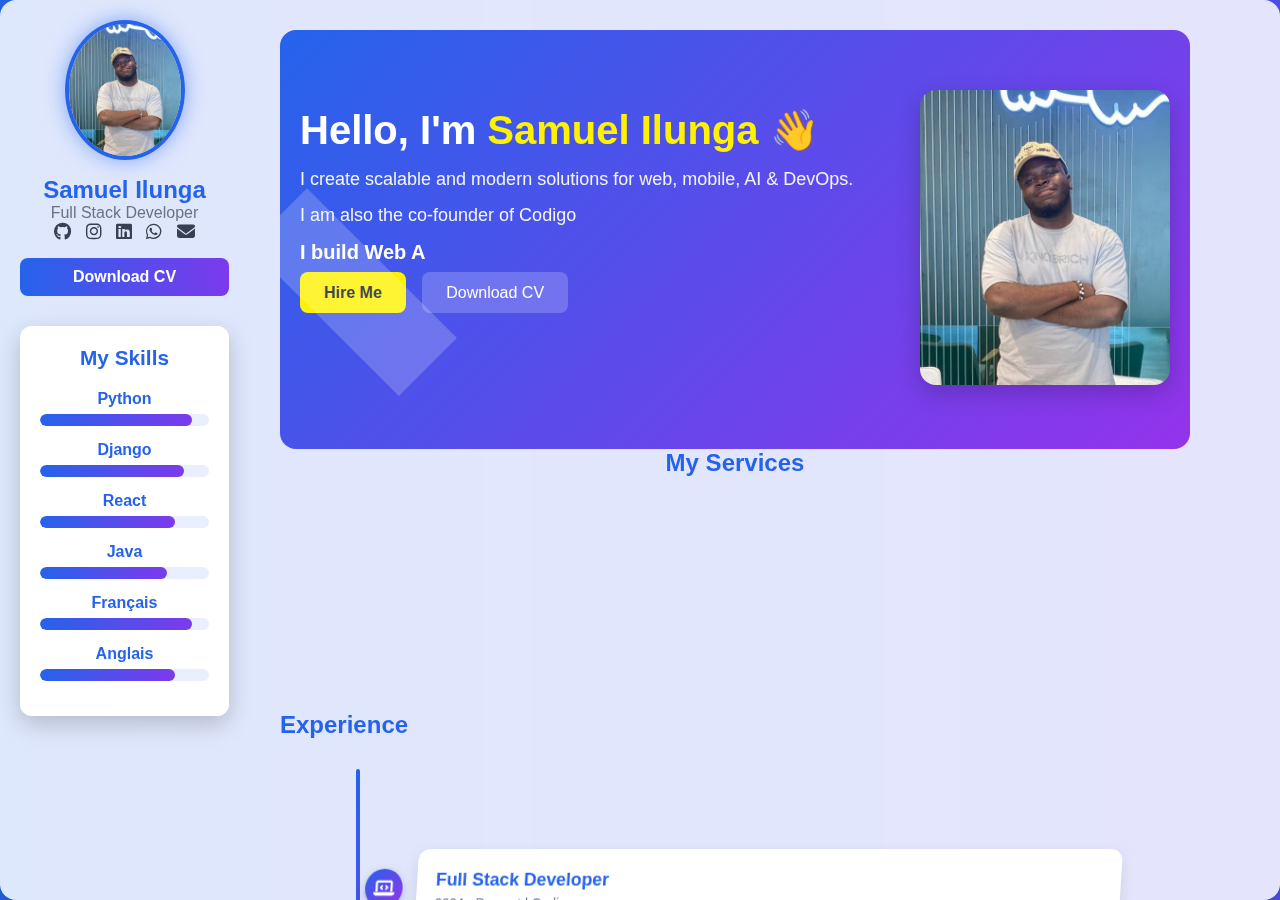
<file: index.html>
<!DOCTYPE html>
<html lang="en">
<head>
  <meta charset="UTF-8">
  <meta name="viewport" content="width=device-width, initial-scale=1.0">
  <title>Portofolio</title>
  
  <link rel="stylesheet" href="cool.css">
  <link rel="stylesheet" href="https://cdnjs.cloudflare.com/ajax/libs/font-awesome/6.4.0/css/all.min.css">
</head>

<body>
  <!-- Hamburger Menu for Mobile -->
<div class="hamburger" id="hamburger">
  <i class="fas fa-bars"></i>
</div>
  <div class="container">
    
    <!-- Sidebar -->
   <aside class="sidebar" id="sidebar">
  <div class="profile fade-in">
    <img src="SI9.jpeg" alt="Profile">
    <h2>Samuel Ilunga</h2>
    <p>Full Stack Developer</p>
    
    <!-- Social Links -->
    <div class="social">
      <a href="https://github.com/samuelsi9"><i class="fab fa-github"></i></a>
      <a href="https://www.instagram.com/samuel_ilunga/"><i class="fab fa-instagram"></i></a>
      <a href="https://www.linkedin.com/in/samuel-ndayi-ilunga-9a15b6292/"><i class="fab fa-linkedin"></i></a>
      <a href="https://wa.me/+905338862316"><i class="fab fa-whatsapp"></i></a>
      <a href="mailto:yourname@email.com"><i class="fas fa-envelope"></i></a>
      
    </div>
    
    <a href="cv.docx" class="btn" download> Download CV</a>
  </div>

  <!-- Technical Skills -->
  <div class="skills">
    <h3>My Skills</h3>
    <ul>
      <li>
        <span class="skill-name">Python</span>
        <div class="skill-bar">
          <div class="skill-fill" style="width: 90%;"></div>
        </div>
      </li>
      <li>
        <span class="skill-name">Django</span>
        <div class="skill-bar">
          <div class="skill-fill" style="width: 85%;"></div>
        </div>
      </li>
      <li>
        <span class="skill-name">React</span>
        <div class="skill-bar">
          <div class="skill-fill" style="width: 80%;"></div>
        </div>
      </li>
      <li>
        <span class="skill-name">Java</span>
        <div class="skill-bar">
          <div class="skill-fill" style="width: 75%;"></div>
        </div>
      </li>
     
    
      <li>
        <span class="skill-name">Français</span>
        <div class="skill-bar">
          <div class="skill-fill" style="width: 90%;"></div>
        </div>
      </li>
      <li>
        <span class="skill-name">Anglais</span>
        <div class="skill-bar">
          <div class="skill-fill" style="width: 80%;"></div>
        </div>
      </li>
    </ul>
  </div>
</aside>
    
    <!-- Main Content -->
    <main class="main-content">
      
     <!-- Hero Section -->
     <section class="hero fade-in">
      <div class="hero-content">
        <div class="hero-text">
          <h1>Hello, I'm <span class="highlight">Samuel Ilunga</span> 👋</h1>
          <p class="tagline">I create scalable and modern solutions for web, mobile, AI & DevOps. </p>
          <p class="tagline">I am also the co-founder of Codigo</p>
          <p class="typing-text">I build <span id="typed-text"></span></p>
          <div class="hero-buttons">
            <a href="mailto:samuelfrederick9@email.com" class="hire-btn">Hire Me</a>
            <a href="cv.docx" class="btn"  download>Download CV</a>
          </div>
          <div class="hero-social">
            <!-- Email -->
            <a href="mailto:samuelfrederick9@gmail.com" title="Email">
              <i class="fas fa-envelope"></i>
            </a>
            <!-- WhatsApp -->
            <a href="https://wa.me/+905338862316" target="_blank" title="WhatsApp">
              <i class="fab fa-whatsapp"></i>
            </a>
            <!-- GitHub -->
            <a href="https://github.com/samuelsi9" target="_blank" title="GitHub">
              <i class="fab fa-github"></i>
            </a>
          
            <!-- LinkedIn -->
            <a href="https://www.linkedin.com/in/samuel-ndayi-ilunga-9a15b6292/" target="_blank" title="LinkedIn">
              <i class="fab fa-linkedin"></i>
            </a>
          
            <!-- Twitter/X -->
            <a href="https://twitter.com/yourusername" target="_blank" title="Twitter">
              <i class="fab fa-twitter"></i>
            </a>
          
            <!-- Phone -->
            <a href="tel:+905338862316" title="Call me">
              <i class="fas fa-phone"></i>
            </a>
          
            <!-- Instagram -->
            <a href="https://www.instagram.com/samuel_ilunga/" target="_blank" title="Instagram">
              <i class="fab fa-instagram"></i>
            </a>
          </div>
        </div>
        <div class="hero-img">
          <img src="SI9.jpeg" alt="Samuel Ilunga">
        </div>
      </div>
    </section>
      
      <!-- Services Section -->
      <section class="services fade-up" id="services">
        <h2>My Services</h2>
        <div class="grid">
          <div class="card">
            <i class="fas fa-code"></i>
            <a href="mesproject.html">
            <h3>Web Development</h3>
            <p>Responsive, modern websites with clean code.</p></a>
          </div>
          <div class="card">
            <i class="fas fa-mobile-alt"></i>
            <a href="https://www.youtube.com/watch?v=MSZWfXeUl9U">
            <h3>Video of the app</h3>
            <p>Cross-platform apps built with Flutter.</p>
            </a>
          </div>
          <div class="card">
            <i class="fas fa-brain"></i>
            <h3>Computer Engineer</h3>
            <p>Smart solutions for businesses.</p>
          </div>
          <div class="card">
            <i class="fas fa-server"></i>
            <h3>DevOps</h3>
            <p>Cloud deployment, CI/CD, Docker & Kubernetes.</p>
          </div>
        </div>
      </section>
      
      <!-- Experience Section -->
      <section class="experience fade-up" id="experience">
        <h2>Experience</h2>
        <div class="timeline">
          
          <div class="timeline-item">
            <div class="timeline-icon"><i class="fas fa-laptop-code"></i></div>
            <div class="timeline-content">
              <h3>Full Stack Developer</h3>
              <span>2024 - Present | Codigo</span>
              <p>Built scalable web & mobile apps using modern frameworks and cloud technologies.</p>
            </div>
          </div>
          
          <div class="timeline-item">
            <div class="timeline-icon"><i class="fas fa-rocket"></i></div>
            <div class="timeline-content">
              <h3>Freelance Developer</h3>
              <span>2021 - 2023</span>
              <p>Delivered AI & DevOps solutions for startups, helping them scale and automate workflows.</p>
            </div>
          </div>
          
          <div class="timeline-item">
            <div class="timeline-icon"><i class="fas fa-code"></i></div>
            <div class="timeline-content">
              <h3>Junior Web Developer</h3>
              <span>2019 - 2021</span>
              <p>Created responsive websites and e-commerce platforms for local businesses.</p>
            </div>
          </div>

        </div>
      </section>

      <!-- Education Section -->
      <section class="education fade-up" id="education">
        <h2>Education</h2>
        <div class="timeline">
          <div class="timeline-item">
            <div class="timeline-icon"><i class="fas fa-university"></i></div>
            <div class="timeline-content">
              <h3>Bachelor in Computer Engineering</h3>
              <span>2019 - 2025 | Cyprus International  University</span>
              <p>Focused on software development, algorithms, and database systems.</p>
            </div>
          </div>
          <div class="timeline-item">
            <div class="timeline-icon"><i class="fas fa-graduation-cap"></i></div>
            <div class="timeline-content">
              <h3>High School Diploma</h3>
              <span>2016 - 2018 | Arche de NOE  </span>
              <p>Science major with emphasis on mathematics and physics.</p>
            </div>
          </div>

          <div class="timeline-item">
            <div class="timeline-icon"><i class="fas fa-graduation-cap"></i></div>
            <div class="timeline-content">
              <h3>High School Diploma</h3>
              <span>2007 - 2016  | Groupe Beree Des ecoles </span>
              <p>Science major with emphasis on mathematics and physics.</p>
            </div>
          </div>
        </div>
      </section>

      <!-- Projects Section -->
      <section class="Projects fade-up" id="Projects">
        <h2>Projects</h2>
        <div class="grid">
          <div class="card">
            <i class="fas fa-shopping-cart"></i>
            <h3>E-commerce Platform</h3>
            <p>A scalable online store built with Django & React.</p>
          </div>
          <div class="card">
            <i class="fas fa-robot"></i>
            <h3>AI Chatbot</h3>
            <p>An intelligent chatbot using NLP and machine learning.</p>
          </div>
          <div class="card">
            <i class="fas fa-cloud"></i>
            <h3>Cloud DevOps Pipeline</h3>
            <p>Automated CI/CD pipeline with Docker & Kubernetes.</p>
          </div>
        </div>
      </section>

      <!-- Motivation Section -->
      <section class="motivation fade-in">
        <h2>My Motivation</h2>
        <p>
          I am driven by the desire to solve complex problems and create solutions that make a real impact. 
          I believe in continuous learning, pushing the boundaries of technology, and inspiring others through my work.
        </p>
      </section>
      
       <!-- Footer -->
       <footer class="footer fade-in">
        <p>© 2025 Samuel Ilunga. All rights reserved.</p>
        
      </footer>
    </main>
    
   
  </div>
  <script>
    const hamburger = document.getElementById("hamburger");
const sidebar = document.getElementById("sidebar");

hamburger.addEventListener("click", () => {
  sidebar.classList.toggle("active");
});
   const words = ["Web Apps", "Mobile Apps", "AI Solutions", "DevOps Pipelines"];
let i = 0, j = 0, currentWord = '', isDeleting = false;
const typedText = document.getElementById("typed-text");

function type() {
  if (i >= words.length) i = 0;
  const fullWord = words[i];

  if (!isDeleting) {
    currentWord = fullWord.substring(0, j+1);
    typedText.textContent = currentWord;
    j++;
    if (currentWord === fullWord) {
      isDeleting = true;
      setTimeout(type, 1000);
      return;
    }
  } else {
    currentWord = fullWord.substring(0, j-1);
    typedText.textContent = currentWord;
    j--;
    if (currentWord === '') {
      isDeleting = false;
      i++;
    }
  }
  setTimeout(type, isDeleting ? 100 : 200);
}
type();

// Animation simple avec IntersectionObserver
const faders = document.querySelectorAll('.fade-up, .fade-in');
const appearOptions = { threshold: 0.2 };
const appearOnScroll = new IntersectionObserver(function(entries, observer) {
  entries.forEach(entry => {
    if (!entry.isIntersecting) return;
    entry.target.classList.add("appear");
    observer.unobserve(entry.target);
  });
}, appearOptions);
faders.forEach(fader => appearOnScroll.observe(fader));

</script>
</body>
</html>
</file>
<file: cool.css>
/* ========================= GLOBAL ========================= */
* {
  margin: 0; 
  padding: 0;
  box-sizing: border-box;
  font-family: 'Segoe UI', Arial, sans-serif;
}

/* 🔥 Animated Gradient Background */
body {
  background: linear-gradient(270deg, #2563eb, #7c3aed, #9333ea, #2563eb);
  background-size: 800% 800%;
  animation: gradientShift 15s ease infinite;
  color: #111827;
}
@keyframes gradientShift {
  0% { background-position: 0% 50%; }
  50% { background-position: 100% 50%; }
  100% { background-position: 0% 50%; }
}

/* ========================= LAYOUT ========================= */
.container {
  background: rgba(255, 255, 255, 0.85);
  backdrop-filter: blur(10px);
  border-radius: 16px;
  box-shadow: 0 8px 25px rgba(0,0,0,0.2);
  display: grid;
  grid-template-columns: 250px 1fr 60px;
  height: 100vh;
  overflow: hidden;
}

/* ========================= SIDEBAR ========================= */
.sidebar {
  padding: 20px;
  border-right: 1px solid #e5e7eb;
  text-align: center;
}
.sidebar .profile img {
  border-radius: 50%;
  width: 120px;
  border: 4px solid #2563eb;
  margin-bottom: 12px;
  box-shadow: 0 0 20px rgba(37, 99, 235, 0.5);
  transition: transform 0.3s, box-shadow 0.3s;
}
.sidebar .profile img:hover {
  transform: scale(1.05);
  box-shadow: 0 0 30px rgba(124, 58, 237, 0.6);
}
.sidebar h2 { color: #2563eb; }
.sidebar p { color: #6b7280; }
.sidebar .social a {
  margin: 0 5px;
  color: #374151;
  font-size: 18px;
  transition: 0.3s;
}
.sidebar .social a:hover { color: #2563eb; }
.sidebar .btn {
  display: block;
  margin-top: 15px;
  padding: 10px;
  text-align: center;
  background: linear-gradient(90deg, #2563eb, #7c3aed);
  color: white;
  border-radius: 8px;
  text-decoration: none;
  font-weight: bold;
  transition: 0.3s;
}
.sidebar .btn:hover { opacity: 0.9; }

/* ========================= MAIN CONTENT ========================= */
.main-content { padding: 30px; overflow-y: auto; }
.highlight { color: #2563eb; }

/* ========================= BUTTONS ========================= */
.hire-btn {
  margin-top: 15px;
  padding: 10px 20px;
  border: none;
  background: linear-gradient(90deg, #2563eb, #7c3aed);
  color: white;
  border-radius: 8px;
  font-weight: bold;
  cursor: pointer;
  transition: 0.3s;
  position: relative;
  overflow: hidden;
}
.hire-btn::after {
  content: "";
  position: absolute;
  top: -50%;
  left: -50%;
  width: 200%;
  height: 200%;
  background: rgba(255,255,255,0.2);
  transform: rotate(45deg);
  animation: shine 2s infinite;
}
@keyframes shine {
  0% { left: -50%; }
  50% { left: 100%; }
  100% { left: 100%; }
}

/* ========================= HERO ========================= */
.hero {
  position: relative;
  padding: 60px 20px;
  background: linear-gradient(135deg, #2563eb, #9333ea);
  border-radius: 16px;
  color: white;
  overflow: hidden;
}
.hero-content {
  display: flex;
  align-items: center;
  justify-content: space-between;
  gap: 20px;
  flex-wrap: wrap;
}
.hero-text { max-width: 600px; }
.hero-text h1 { font-size: 40px; margin-bottom: 15px; }
.hero-text .highlight { color: #fff200; }
.hero-text .tagline { font-size: 18px; margin-bottom: 15px; color: #f3f4f6; }
.hero-text .typing-text { font-size: 20px; font-weight: bold; margin-bottom: 20px; color: #fff; }
.hero-buttons { margin-bottom: 20px; }
.hero-buttons .hire-btn, .hero-buttons .btn { margin-right: 12px; }
.hero-buttons .hire-btn {
  padding: 12px 24px; background: #fff200; color: #111827; border-radius: 8px;
  font-weight: bold; text-decoration: none; transition: 0.3s;
}
.hero-buttons .hire-btn:hover { opacity: 0.9; }
.hero-buttons .btn {
  padding: 12px 24px; background: rgba(255,255,255,0.2); color: #fff; border-radius: 8px;
  text-decoration: none; transition: 0.3s;
}
.hero-buttons .btn:hover { background: rgba(255,255,255,0.35); }
.hero-social a { margin-right: 15px; font-size: 22px; color: #fff; transition: 0.3s; }
.hero-social a:hover { color: #ffea00; }
.hero-img img { width: 250px; border-radius: 16px; box-shadow: 0 8px 25px rgba(0,0,0,0.2); }

/* ========================= EXPERIENCE ========================= */
.experience {
  margin-top: 50px;
}
.experience h2 {
  margin-bottom: 30px; color: #2563eb; text-align: left;
}
.timeline {
  position: relative;
  margin: 0 auto;
  padding: 10px 0;
  width: 90%;
}
.timeline::before {
  content: '';
  position: absolute;
  top: 0;
  left: 30px;
  width: 4px;
  height: 100%;
  background: linear-gradient(180deg, #2563eb, #9333ea);
  border-radius: 2px;
}
.timeline-item {
  position: relative;
  margin: 20px 0 20px 70px;
  background: #fff;
  border-radius: 12px;
  padding: 20px;
  box-shadow: 0 6px 16px rgba(0,0,0,0.1);
  transition: transform 0.3s, box-shadow 0.3s;
}
.timeline-item:hover {
  transform: translateY(-5px);
  box-shadow: 0 10px 25px rgba(0,0,0,0.15);
}
.timeline-icon {
  position: absolute;
  top: 20px;
  left: -55px;
  width: 40px;
  height: 40px;
  background: linear-gradient(135deg, #2563eb, #9333ea);
  border-radius: 50%;
  display: flex;
  align-items: center;
  justify-content: center;
  color: white;
  font-size: 18px;
  box-shadow: 0 4px 12px rgba(0,0,0,0.2);
  animation: floatIcon 4s ease-in-out infinite, pulseIcon 2s infinite;
}
.timeline-content h3 { margin-bottom: 5px; color: #2563eb; }
.timeline-content span {
  display: block;
  font-size: 14px;
  color: #6b7280;
  margin-bottom: 10px;
}
.timeline-content p { color: #374151; font-size: 15px; line-height: 1.6; }

/* ========================= SERVICES ========================= */
.services h2 { margin-bottom:20px;color: #2563eb; text-align:center; }
.services .grid {
  display:grid; grid-template-columns: repeat(auto-fit, minmax(200px, 1fr)); gap:20px;
}
.services .card {
  background: #ffffff;
  padding: 20px;
  border-radius: 12px;
  text-align: center;
  box-shadow: 0 4px 10px rgba(0,0,0,0.05);
  transition: transform 0.3s, box-shadow 0.3s, background 0.3s;
  opacity: 0;
  transform: translateY(20px);
  animation: fadeInUp 0.8s ease forwards;
  position: relative;
}
.services .card i {
  font-size: 32px;
  color: #2563eb;
  margin-bottom: 12px;
  display: inline-block;
  animation: pulseIcon 2s infinite, floatIcon 4s ease-in-out infinite;
  transition: transform 0.3s, color 0.3s, text-shadow 0.3s;
}
.services .card:nth-child(1) i { animation: pulseIcon 2s infinite, floatIcon 4s ease-in-out infinite; }
.services .card:nth-child(2) i { animation: pulseIcon 2s infinite, floatIcon 5s ease-in-out infinite; }
.services .card:nth-child(3) i { animation: pulseIcon 2s infinite, floatIcon 6s ease-in-out infinite; }
.services .card:nth-child(4) i { animation: pulseIcon 2s infinite, floatIcon 4.5s ease-in-out infinite; }
.services .card:hover {
  transform: translateY(-10px) rotateX(5deg) rotateY(5deg) scale(1.05);
  box-shadow: 0 15px 30px rgba(37,99,235,0.3), 0 8px 20px rgba(124,58,237,0.3);
  background: linear-gradient(135deg, #ffffff, #f3f3ff);
}
.services .card:hover i {
  color: #7c3aed;
  transform: scale(1.2) rotate(15deg);
  text-shadow: 0 0 20px rgba(124,58,237,0.9), 0 0 30px rgba(37,99,235,0.7);
}
.services .card:nth-child(1) { animation-delay: 0.2s; }
.services .card:nth-child(2) { animation-delay: 0.4s; }
.services .card:nth-child(3) { animation-delay: 0.6s; }
.services .card:nth-child(4) { animation-delay: 0.8s; }

/* ========================= ANIMATIONS ========================= */
@keyframes fadeInUp { to { opacity: 1; transform: translateY(0); } }
@keyframes pulseIcon {
  0% { text-shadow: 0 0 5px rgba(37,99,235,0.5), 0 0 10px rgba(124,58,237,0.3); }
  50% { text-shadow: 0 0 15px rgba(37,99,235,1), 0 0 25px rgba(124,58,237,0.7); }
  100% { text-shadow: 0 0 5px rgba(37,99,235,0.5), 0 0 10px rgba(124,58,237,0.3); }
}
@keyframes floatIcon {
  0% { transform: translateY(0); }
  50% { transform: translateY(-8px); }
  100% { transform: translateY(0); }
}

/* ========================= FOOTER ========================= */
.footer {
  margin-top: 40px;
  padding: 20px;
  text-align: center;
  border-top: 1px solid #ddd;
}
.footer p { color: #6b7280; margin-bottom: 10px; }
.footer .social a {
  margin: 0 5px;
  color: #374151;
  font-size: 18px;
  transition: 0.3s;
}
.footer .social a:hover { color: #2563eb; }

/* ========================= RESPONSIVE ========================= */
@media (max-width: 1024px) { .container { grid-template-columns: 220px 1fr; } .right-nav { display: none; } }
@media (max-width: 768px) {
  .container { grid-template-columns: 1fr; grid-template-rows: auto 1fr; }
  .sidebar { border-right: none; border-bottom: 1px solid #ddd; }
  .main-content { padding: 15px; }
  .hero h1 { font-size: 24px; text-align: center; }
  .services .grid { grid-template-columns: 1fr 1fr; }
}
@media (max-width: 500px) { .services .grid { grid-template-columns: 1fr; } }

/* ========================= HAMBURGER & MOBILE SIDEBAR ========================= */
.hamburger {
  display: none; 
  position: fixed; top: 15px; left: 15px;
  font-size: 24px;
  background: #fff; padding: 8px 12px;
  border-radius: 8px;
  box-shadow: 0 4px 12px rgba(0,0,0,0.15);
  cursor: pointer; z-index: 1000;
  transition: 0.3s;
}
.hamburger:hover { background: #f0f0f0; }
@media (max-width: 768px) {
  .sidebar { position: fixed; top: 0; left: -260px; width: 250px; height: 100%; background: rgba(255,255,255,0.95); backdrop-filter: blur(10px); z-index: 999; transition: left 0.3s ease; }
  .sidebar.active { left: 0; }
  .hamburger { display: block; }
  .hero-content {
    flex-direction: column-reverse;
    text-align: center;
  }
  .hero-img img {
    width: 200px;
    margin-bottom: 20px;
  }
/* 3D Timeline Effect */
.timeline-item {
  transform-style: preserve-3d;  /* essentiel pour les rotations 3D */
  perspective: 1000px;           /* distance de vision 3D */
  opacity: 1;                     /* invisible avant animation */
  transform: rotateY(-20deg) rotateX(10deg) translateY(50px);
  transition: transform 0.5s, box-shadow 0.5s;
}

.timeline-item:hover {
  transform: rotateY(5deg) rotateX(5deg) translateZ(20px);
  box-shadow: 0 20px 40px rgba(37,99,235,0.3), 0 10px 20px rgba(124,58,237,0.3);
}

/* Animation d'entrée douce */
.timeline-icon {
  transform-style: preserve-3d;
}
.skills {
  padding: 15px;
}
.skills h3 {
  font-size: 1.1rem;
}
.skill-bar {
  height: 10px;
}
.skill-name {
  font-size: 0.9rem;
}
}

/* ========================= MOTIVATION ========================= */
.motivation {
  margin: 50px 0; padding: 30px; background: #f3f4f6; border-radius: 12px; text-align: center; box-shadow: 0 6px 16px rgba(0,0,0,0.05);
}
.motivation h2 { color: #2563eb; margin-bottom: 15px; font-size: 28px; }
.motivation p { color: #374151; font-size: 16px; line-height: 1.6; }
.hero-social a,
.footer .social a {
  text-decoration: none;   
  margin: 0 10px;          
  color: #444;             
  font-size: 1.8rem;       
  display: inline-flex;    
  align-items: center;     
  justify-content: center; 
  width: 50px;             
  height: 50px;            
  border-radius: 50%;      
  background: #f5f5f5;     
  transition: all 0.3s ease;
  box-shadow: 0 4px 8px rgba(0,0,0,0.1);
}

/* Hover animation */
.hero-social a:hover,
.footer .social a:hover {
  transform: scale(1.2) rotate(10deg);   /* zoom + légère rotation */
  background: linear-gradient(135deg, #6e8efb, #a777e3); /* dégradé moderne */
  color: #fff;
  box-shadow: 0 8px 20px rgba(0,0,0,0.2);
}

/* Petite animation au chargement */
.hero-social a,
.footer .social a {
  animation: popIn 0.6s ease forwards;
  opacity: 0;
}

.hero-social a:nth-child(1) { animation-delay: 0.1s; }
.hero-social a:nth-child(2) { animation-delay: 0.2s; }
.hero-social a:nth-child(3) { animation-delay: 0.3s; }
.hero-social a:nth-child(4) { animation-delay: 0.4s; }
.hero-social a:nth-child(5) { animation-delay: 0.5s; }
.hero-social a:nth-child(6) { animation-delay: 0.6s; }
.hero-social a:nth-child(7) { animation-delay: 0.7s; }

@keyframes popIn {
  from {
    transform: scale(0.5);
    opacity: 0;
  }
  to {
    transform: scale(1);
    opacity: 1;
  }
}
/* 3D Timeline Effect */
.timeline-item {
  transform-style: preserve-3d;  /* essentiel pour les rotations 3D */
  perspective: 1000px;           /* distance de vision 3D */
  opacity: 1;                     /* invisible avant animation */
  transform: rotateY(-20deg) rotateX(10deg) translateY(50px);
  transition: transform 0.5s, box-shadow 0.5s;
}

.timeline-item:hover {
  transform: rotateY(5deg) rotateX(5deg) translateZ(20px);
  box-shadow: 0 20px 40px rgba(37,99,235,0.3), 0 10px 20px rgba(124,58,237,0.3);
}

/* Animation d'entrée douce */
.timeline-icon {
  transform-style: preserve-3d;
}
/* ====== SKILLS SECTION ====== */
/* ====== SKILLS SECTION ====== */
/* ====== SKILLS SECTION ====== */

/* ====== SKILLS SECTION ====== */.skills {
  margin-top: 30px;
  padding: 20px;
  background: rgba(255, 255, 255, 0.85);
  backdrop-filter: blur(10px);
  border-radius: 12px;
  box-shadow: 0 8px 25px rgba(0,0,0,0.2);
}
.skills h3 {
  margin-bottom: 20px;
  font-size: 1.3rem;
  color: #2563eb;
  text-align: center;
  font-weight: bold;
}
.skills ul {
  list-style: none;
  padding: 0;
  margin: 0;
}
.skills li {
  margin-bottom: 15px;
}
.skill-name {
  display: block;
  font-weight: 600;
  color: #2563eb;
  margin-bottom: 6px;
}
.skill-bar {
  width: 100%;
  height: 12px;
  background: rgba(37, 99, 235, 0.1);
  border-radius: 8px;
  overflow: hidden;
}
.skill-fill {
  height: 100%;
  background: linear-gradient(90deg, #2563eb, #7c3aed);
  border-radius: 8px;
  transition: width 1.5s ease-in-out;
}


@media (max-width: 480px) {
  .Projects .grid {
    grid-template-columns: 1fr;
  }
  .Projects .card i {
    font-size: 28px;
  }
  .Projects .card h3 {
    font-size: 1.1rem;
  }
  .Projects .card p {
    font-size: 0.9rem;
  }
  .skills {
    padding: 10px;
  }
  .skills h3 {
    font-size: 1rem;
  }
  .skill-bar {
    height: 8px;
  }
  .skill-name {
    font-size: 0.85rem;
  }
}
/* ========================= PROJECTS SECTION ========================= */
.Projects {
  margin-top: 50px;
  padding: 30px;
}
.Projects h2 {
  text-align: center;
  color: #2563eb;
  font-size: 2rem;
  margin-bottom: 30px;
  font-weight: bold;
}
.Projects .grid {
  display: grid;
  grid-template-columns: repeat(auto-fit, minmax(250px, 1fr));
  gap: 20px;
}
.Projects .card {
  background: #ffffff;
  padding: 20px;
  border-radius: 12px;
  text-align: center;
  box-shadow: 0 6px 20px rgba(0,0,0,0.1);
  transition: transform 0.3s, box-shadow 0.3s, background 0.3s;
  opacity: 0;
  transform: translateY(20px);
  animation: fadeInUp 0.8s ease forwards;
}
.Projects .card i {
  font-size: 32px;
  color: #2563eb;
  margin-bottom: 12px;
  display: inline-block;
  animation: pulseIcon 2s infinite, floatIcon 4s ease-in-out infinite;
  transition: transform 0.3s, color 0.3s, text-shadow 0.3s;
}
.Projects .card h3 {
  margin-bottom: 10px;
  font-size: 1.2rem;
  color: #2563eb;
}
.Projects .card p {
  color: #374151;
  font-size: 0.95rem;
  line-height: 1.5;
}
.Projects .card:hover {
  transform: translateY(-10px) rotateX(5deg) rotateY(5deg) scale(1.05);
  box-shadow: 0 15px 30px rgba(37,99,235,0.3), 0 8px 20px rgba(124,58,237,0.3);
  background: linear-gradient(135deg, #ffffff, #f3f3ff);
}
.Projects .card:hover i {
  color: #7c3aed;
  transform: scale(1.2) rotate(15deg);
  text-shadow: 0 0 20px rgba(124,58,237,0.9), 0 0 30px rgba(37,99,235,0.7);
}
a {
  text-decoration: none;
}
/* Responsive */
@media (max-width: 768px) {
  .Projects .grid {
    grid-template-columns: 1fr 1fr;
  }
}


/* Reuse animations from other sections */
@keyframes fadeInUp {
  to {
    opacity: 1;
    transform: translateY(0);
  }
}
@keyframes pulseIcon {
  0% { text-shadow: 0 0 5px rgba(37,99,235,0.5), 0 0 10px rgba(124,58,237,0.3); }
  50% { text-shadow: 0 0 15px rgba(37,99,235,1), 0 0 25px rgba(124,58,237,0.7); }
  100% { text-shadow: 0 0 5px rgba(37,99,235,0.5), 0 0 10px rgba(124,58,237,0.3); }
}
@keyframes floatIcon {
  0% { transform: translateY(0); }
  50% { transform: translateY(-8px); }
  100% { transform: translateY(0); }
}
.page-header {
  text-align: center;
  padding: 40px 20px;
}

.projects-grid {
  display: grid;
  grid-template-columns: repeat(auto-fit, minmax(280px, 1fr));
  gap: 20px;
  padding: 20px;
}

.project-card {
  background: #fff;
  padding: 20px;
  border-radius: 12px;
  text-align: center;
  box-shadow: 0 4px 8px rgba(0,0,0,0.1);
  transition: transform 0.3s ease;
}

.project-card:hover {
  transform: translateY(-5px);
}

.project-card i {
  font-size: 40px;
  margin-bottom: 10px;
  color: #007bff;
}

.project-card h3 {
  margin: 10px 0;
}

.project-card p {
  font-size: 14px;
  color: #555;
}

.project-card .btn {
  margin-top: 10px;
  display: inline-block;
}
</file>
